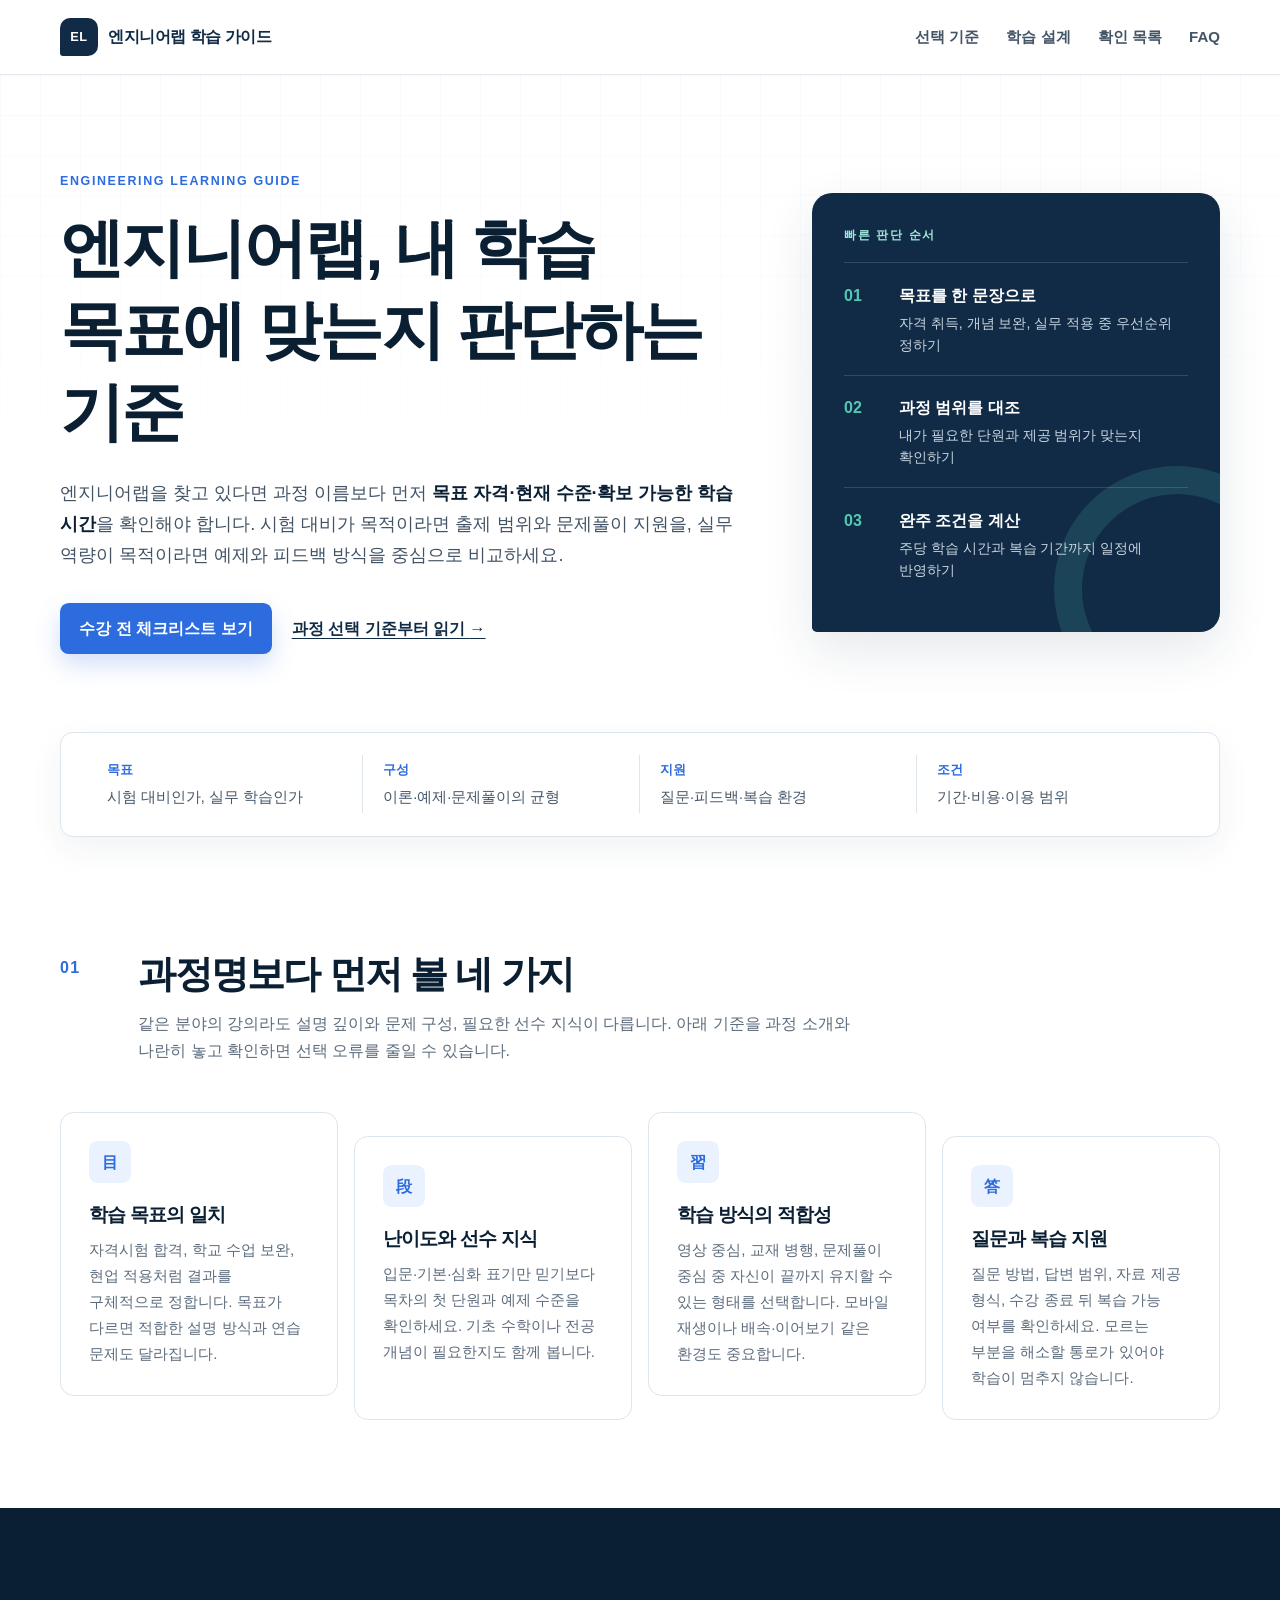
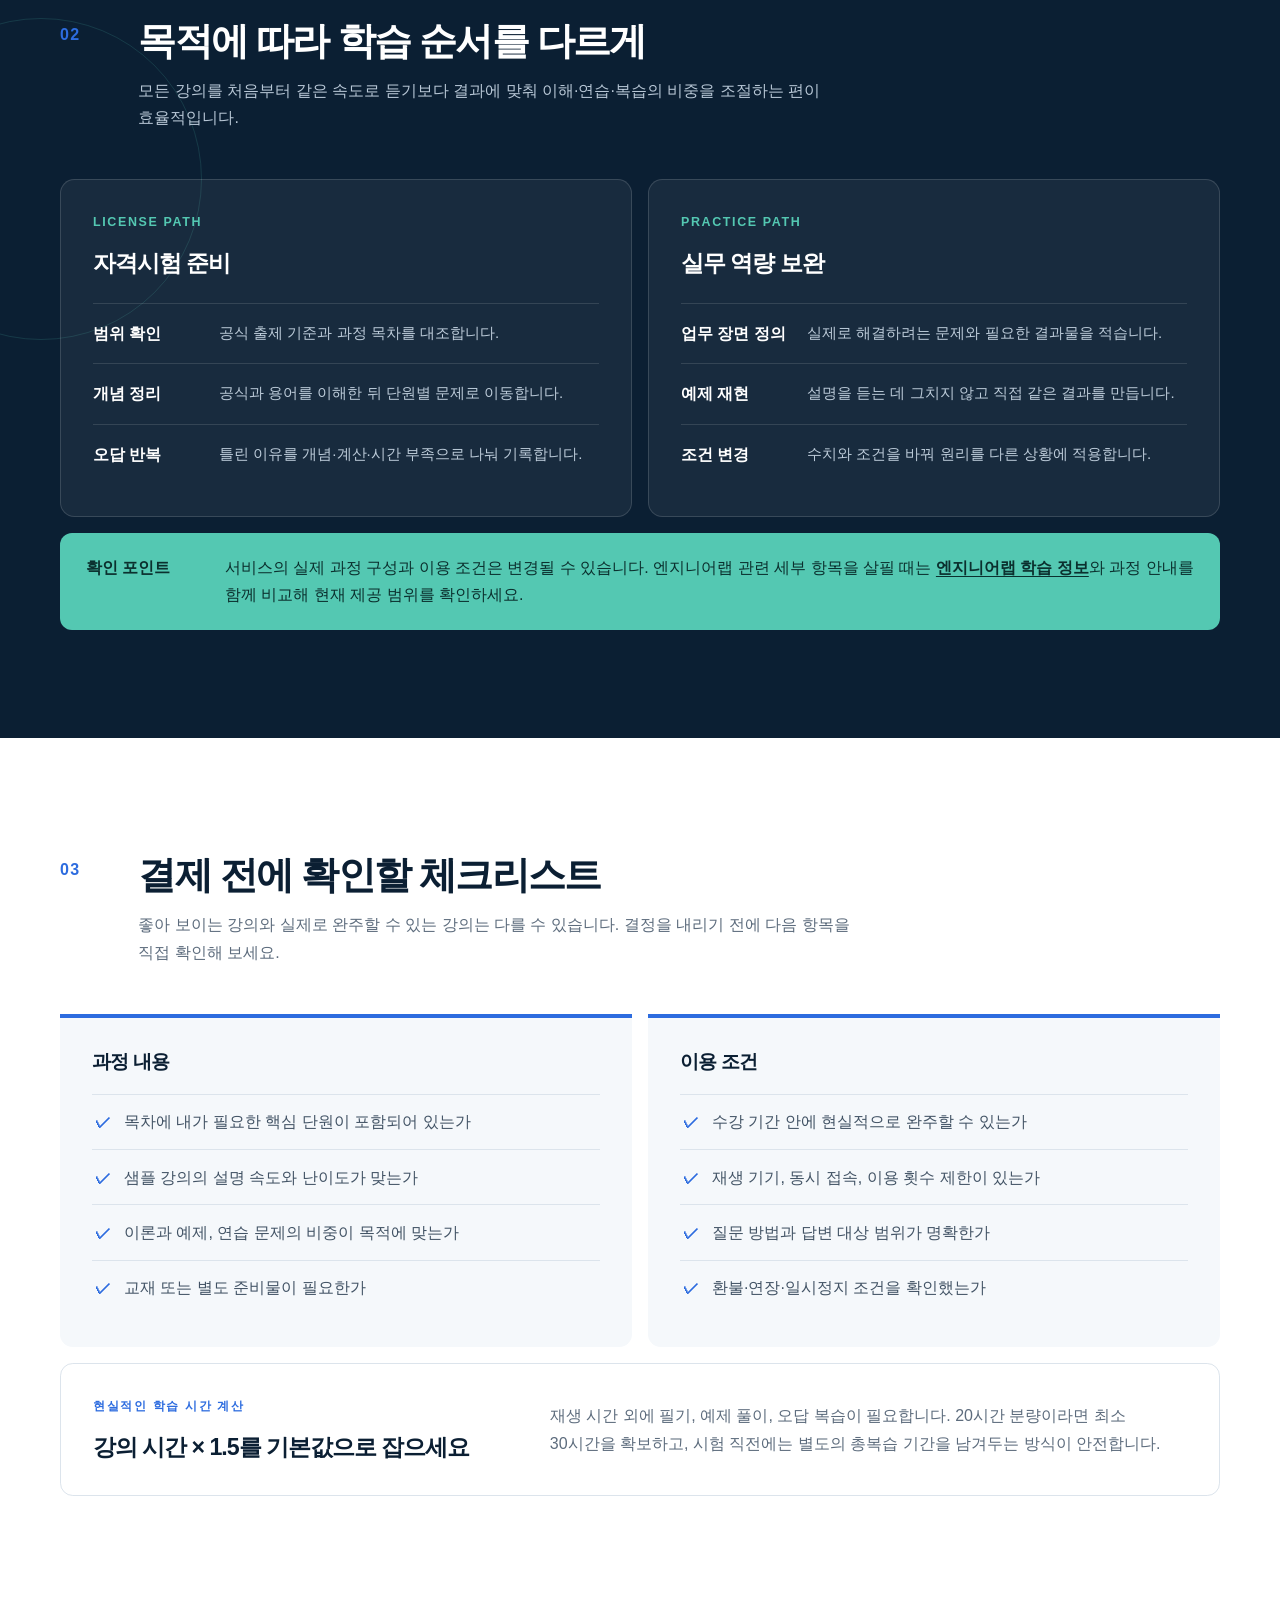
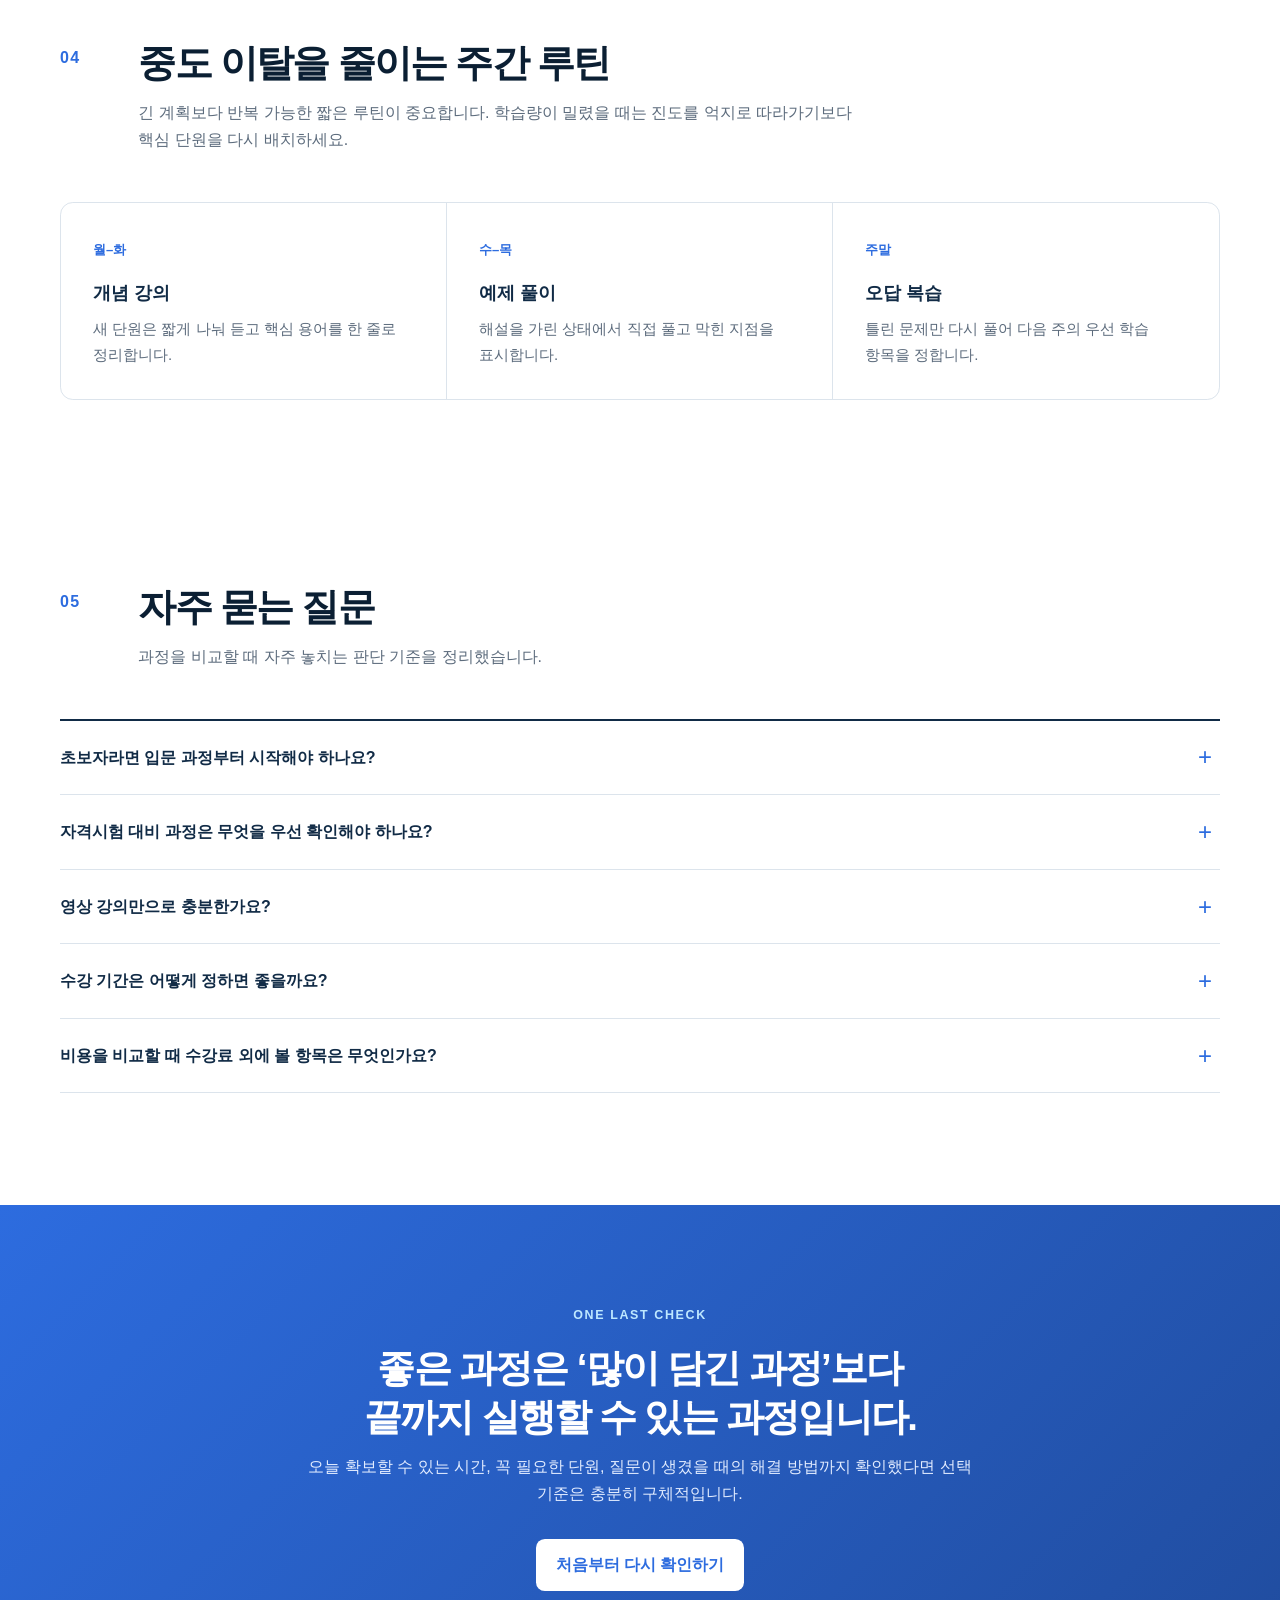
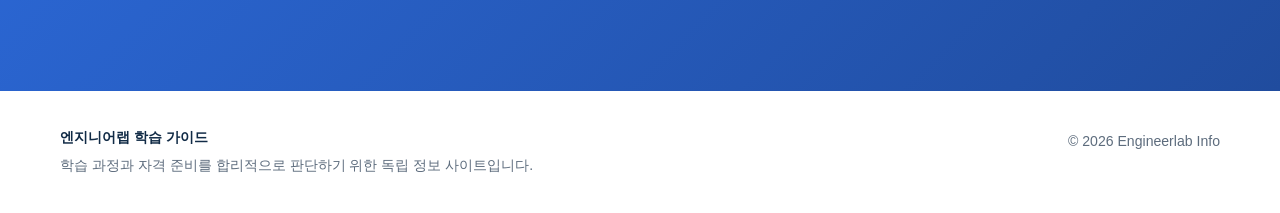
<file: index.html>
<!doctype html>
<html lang="ko">
<head>
  <meta charset="utf-8">
  <meta name="viewport" content="width=device-width, initial-scale=1">
  <title>엔지니어랩 학습 가이드 | 과정 선택과 자격 준비 체크리스트</title>
  <meta name="description" content="엔지니어랩 관련 학습 과정과 자격 준비 정보를 찾는 분을 위한 안내서입니다. 과정 선택 기준, 학습 방식 비교, 수강 전 확인사항과 FAQ를 정리했습니다.">
  <meta name="robots" content="index, follow, max-image-preview:large">
  <link rel="canonical" href="https://engineerlab-info.github.io/">
  <link rel="icon" type="image/svg+xml" href="favicon.svg">
  <meta property="og:type" content="website">
  <meta property="og:locale" content="ko_KR">
  <meta property="og:site_name" content="엔지니어랩 학습 가이드">
  <meta property="og:title" content="엔지니어랩 학습 가이드 | 과정 선택과 자격 준비 체크리스트">
  <meta property="og:description" content="목표에 맞는 과정 선택부터 학습 계획, 수강 전 확인사항까지 한눈에 정리했습니다.">
  <meta property="og:url" content="https://engineerlab-info.github.io/">
  <meta name="twitter:card" content="summary">
  <meta name="twitter:title" content="엔지니어랩 학습 가이드">
  <meta name="twitter:description" content="엔지니어링 학습과 자격 준비를 위한 실용적인 선택 기준을 확인하세요.">
  <link rel="stylesheet" href="style.css">
  <script type="application/ld+json">
  {
    "@context": "https://schema.org",
    "@type": "WebSite",
    "name": "엔지니어랩 학습 가이드",
    "url": "https://engineerlab-info.github.io/",
    "inLanguage": "ko-KR",
    "description": "엔지니어링 학습 과정과 자격 준비를 검토하는 사용자를 위한 정보형 가이드"
  }
  </script>
</head>
<body>
  <a class="skip-link" href="#main">본문으로 바로가기</a>

  <header class="site-header">
    <div class="header-inner">
      <a class="brand" href="#top" aria-label="엔지니어랩 학습 가이드 홈">
        <span class="brand-mark" aria-hidden="true">EL</span>
        <span>엔지니어랩 학습 가이드</span>
      </a>
      <nav aria-label="주요 메뉴">
        <a href="#criteria">선택 기준</a>
        <a href="#plan">학습 설계</a>
        <a href="#checklist">확인 목록</a>
        <a href="#faq">FAQ</a>
      </nav>
    </div>
  </header>

  <main id="main">
    <section class="hero" id="top">
      <div class="hero-copy">
        <p class="eyebrow">ENGINEERING LEARNING GUIDE</p>
        <h1>엔지니어랩, 내 학습 목표에 맞는지 판단하는 기준</h1>
        <p class="hero-lead">엔지니어랩을 찾고 있다면 과정 이름보다 먼저 <strong>목표 자격·현재 수준·확보 가능한 학습 시간</strong>을 확인해야 합니다. 시험 대비가 목적이라면 출제 범위와 문제풀이 지원을, 실무 역량이 목적이라면 예제와 피드백 방식을 중심으로 비교하세요.</p>
        <div class="hero-actions">
          <a class="primary-button" href="#checklist">수강 전 체크리스트 보기</a>
          <a class="text-link" href="#criteria">과정 선택 기준부터 읽기 <span aria-hidden="true">→</span></a>
        </div>
      </div>
      <aside class="decision-card" aria-label="빠른 판단 순서">
        <p class="card-label">빠른 판단 순서</p>
        <ol>
          <li><span>01</span><div><strong>목표를 한 문장으로</strong><small>자격 취득, 개념 보완, 실무 적용 중 우선순위 정하기</small></div></li>
          <li><span>02</span><div><strong>과정 범위를 대조</strong><small>내가 필요한 단원과 제공 범위가 맞는지 확인하기</small></div></li>
          <li><span>03</span><div><strong>완주 조건을 계산</strong><small>주당 학습 시간과 복습 기간까지 일정에 반영하기</small></div></li>
        </ol>
      </aside>
    </section>

    <section class="summary-strip" aria-label="핵심 선택 기준">
      <div><strong>목표</strong><span>시험 대비인가, 실무 학습인가</span></div>
      <div><strong>구성</strong><span>이론·예제·문제풀이의 균형</span></div>
      <div><strong>지원</strong><span>질문·피드백·복습 환경</span></div>
      <div><strong>조건</strong><span>기간·비용·이용 범위</span></div>
    </section>

    <section class="section" id="criteria">
      <div class="section-heading">
        <p class="section-number">01</p>
        <div>
          <h2>과정명보다 먼저 볼 네 가지</h2>
          <p>같은 분야의 강의라도 설명 깊이와 문제 구성, 필요한 선수 지식이 다릅니다. 아래 기준을 과정 소개와 나란히 놓고 확인하면 선택 오류를 줄일 수 있습니다.</p>
        </div>
      </div>

      <div class="criteria-grid">
        <article>
          <span class="icon-box" aria-hidden="true">目</span>
          <h3>학습 목표의 일치</h3>
          <p>자격시험 합격, 학교 수업 보완, 현업 적용처럼 결과를 구체적으로 정합니다. 목표가 다르면 적합한 설명 방식과 연습 문제도 달라집니다.</p>
        </article>
        <article>
          <span class="icon-box" aria-hidden="true">段</span>
          <h3>난이도와 선수 지식</h3>
          <p>입문·기본·심화 표기만 믿기보다 목차의 첫 단원과 예제 수준을 확인하세요. 기초 수학이나 전공 개념이 필요한지도 함께 봅니다.</p>
        </article>
        <article>
          <span class="icon-box" aria-hidden="true">習</span>
          <h3>학습 방식의 적합성</h3>
          <p>영상 중심, 교재 병행, 문제풀이 중심 중 자신이 끝까지 유지할 수 있는 형태를 선택합니다. 모바일 재생이나 배속·이어보기 같은 환경도 중요합니다.</p>
        </article>
        <article>
          <span class="icon-box" aria-hidden="true">答</span>
          <h3>질문과 복습 지원</h3>
          <p>질문 방법, 답변 범위, 자료 제공 형식, 수강 종료 뒤 복습 가능 여부를 확인하세요. 모르는 부분을 해소할 통로가 있어야 학습이 멈추지 않습니다.</p>
        </article>
      </div>
    </section>

    <section class="section contrast-section" id="plan">
      <div class="section-heading light">
        <p class="section-number">02</p>
        <div>
          <h2>목적에 따라 학습 순서를 다르게</h2>
          <p>모든 강의를 처음부터 같은 속도로 듣기보다 결과에 맞춰 이해·연습·복습의 비중을 조절하는 편이 효율적입니다.</p>
        </div>
      </div>

      <div class="path-grid">
        <article>
          <p class="path-kicker">LICENSE PATH</p>
          <h3>자격시험 준비</h3>
          <ul>
            <li><strong>범위 확인</strong><span>공식 출제 기준과 과정 목차를 대조합니다.</span></li>
            <li><strong>개념 정리</strong><span>공식과 용어를 이해한 뒤 단원별 문제로 이동합니다.</span></li>
            <li><strong>오답 반복</strong><span>틀린 이유를 개념·계산·시간 부족으로 나눠 기록합니다.</span></li>
          </ul>
        </article>
        <article>
          <p class="path-kicker">PRACTICE PATH</p>
          <h3>실무 역량 보완</h3>
          <ul>
            <li><strong>업무 장면 정의</strong><span>실제로 해결하려는 문제와 필요한 결과물을 적습니다.</span></li>
            <li><strong>예제 재현</strong><span>설명을 듣는 데 그치지 않고 직접 같은 결과를 만듭니다.</span></li>
            <li><strong>조건 변경</strong><span>수치와 조건을 바꿔 원리를 다른 상황에 적용합니다.</span></li>
          </ul>
        </article>
      </div>

      <div class="note-panel">
        <strong>확인 포인트</strong>
        <p>서비스의 실제 과정 구성과 이용 조건은 변경될 수 있습니다. 엔지니어랩 관련 세부 항목을 살필 때는 <a href="https://engineerlab-guide.netlify.app">엔지니어랩 학습 정보</a>와 과정 안내를 함께 비교해 현재 제공 범위를 확인하세요.</p>
      </div>
    </section>

    <section class="section" id="checklist">
      <div class="section-heading">
        <p class="section-number">03</p>
        <div>
          <h2>결제 전에 확인할 체크리스트</h2>
          <p>좋아 보이는 강의와 실제로 완주할 수 있는 강의는 다를 수 있습니다. 결정을 내리기 전에 다음 항목을 직접 확인해 보세요.</p>
        </div>
      </div>

      <div class="checklist-layout">
        <div class="checklist">
          <h3>과정 내용</h3>
          <ul>
            <li>목차에 내가 필요한 핵심 단원이 포함되어 있는가</li>
            <li>샘플 강의의 설명 속도와 난이도가 맞는가</li>
            <li>이론과 예제, 연습 문제의 비중이 목적에 맞는가</li>
            <li>교재 또는 별도 준비물이 필요한가</li>
          </ul>
        </div>
        <div class="checklist">
          <h3>이용 조건</h3>
          <ul>
            <li>수강 기간 안에 현실적으로 완주할 수 있는가</li>
            <li>재생 기기, 동시 접속, 이용 횟수 제한이 있는가</li>
            <li>질문 방법과 답변 대상 범위가 명확한가</li>
            <li>환불·연장·일시정지 조건을 확인했는가</li>
          </ul>
        </div>
      </div>

      <div class="time-box">
        <div>
          <p class="card-label">현실적인 학습 시간 계산</p>
          <h3>강의 시간 × 1.5를 기본값으로 잡으세요</h3>
        </div>
        <p>재생 시간 외에 필기, 예제 풀이, 오답 복습이 필요합니다. 20시간 분량이라면 최소 30시간을 확보하고, 시험 직전에는 별도의 총복습 기간을 남겨두는 방식이 안전합니다.</p>
      </div>
    </section>

    <section class="section compact-section" id="routine">
      <div class="section-heading">
        <p class="section-number">04</p>
        <div>
          <h2>중도 이탈을 줄이는 주간 루틴</h2>
          <p>긴 계획보다 반복 가능한 짧은 루틴이 중요합니다. 학습량이 밀렸을 때는 진도를 억지로 따라가기보다 핵심 단원을 다시 배치하세요.</p>
        </div>
      </div>
      <div class="routine-row">
        <div><span>월–화</span><strong>개념 강의</strong><p>새 단원은 짧게 나눠 듣고 핵심 용어를 한 줄로 정리합니다.</p></div>
        <div><span>수–목</span><strong>예제 풀이</strong><p>해설을 가린 상태에서 직접 풀고 막힌 지점을 표시합니다.</p></div>
        <div><span>주말</span><strong>오답 복습</strong><p>틀린 문제만 다시 풀어 다음 주의 우선 학습 항목을 정합니다.</p></div>
      </div>
    </section>

    <section class="section faq-section" id="faq">
      <div class="section-heading">
        <p class="section-number">05</p>
        <div>
          <h2>자주 묻는 질문</h2>
          <p>과정을 비교할 때 자주 놓치는 판단 기준을 정리했습니다.</p>
        </div>
      </div>
      <div class="faq-list">
        <details>
          <summary>초보자라면 입문 과정부터 시작해야 하나요?</summary>
          <p>전공 용어와 기초 계산이 낯설다면 입문 과정이 안전합니다. 다만 이미 아는 내용이 많다면 목차와 샘플 강의를 확인한 뒤 필요한 단원만 복습하고 기본 과정으로 이동할 수 있습니다.</p>
        </details>
        <details>
          <summary>자격시험 대비 과정은 무엇을 우선 확인해야 하나요?</summary>
          <p>현재 시행되는 공식 출제 기준과 과정 목차가 맞는지 먼저 확인하세요. 이후 문제풀이 분량, 해설의 깊이, 모의 연습 제공 여부를 비교하는 순서가 좋습니다.</p>
        </details>
        <details>
          <summary>영상 강의만으로 충분한가요?</summary>
          <p>개념을 이해하는 데는 도움이 되지만, 계산이나 설계처럼 직접 수행해야 하는 분야는 별도의 문제풀이와 반복 연습이 필요합니다. 강의 시청과 실습 시간을 분리해 계획하세요.</p>
        </details>
        <details>
          <summary>수강 기간은 어떻게 정하면 좋을까요?</summary>
          <p>전체 학습 시간을 주당 확보 가능한 시간으로 나눈 뒤 1~2주의 여유를 더하세요. 시험 일정이 있다면 마지막 주는 새 진도보다 오답과 요약 복습에 배정하는 편이 좋습니다.</p>
        </details>
        <details>
          <summary>비용을 비교할 때 수강료 외에 볼 항목은 무엇인가요?</summary>
          <p>교재비, 실습 도구, 이용 기간, 연장 비용, 질문 지원, 환불 조건을 함께 살펴야 합니다. 가격보다 목표 달성에 필요한 항목이 포함되어 있는지를 기준으로 비교하세요.</p>
        </details>
      </div>
    </section>

    <section class="closing-section">
      <p class="eyebrow">ONE LAST CHECK</p>
      <h2>좋은 과정은 ‘많이 담긴 과정’보다<br>끝까지 실행할 수 있는 과정입니다.</h2>
      <p>오늘 확보할 수 있는 시간, 꼭 필요한 단원, 질문이 생겼을 때의 해결 방법까지 확인했다면 선택 기준은 충분히 구체적입니다.</p>
      <a class="primary-button inverse" href="#top">처음부터 다시 확인하기</a>
    </section>
  </main>

  <footer>
    <div>
      <strong>엔지니어랩 학습 가이드</strong>
      <p>학습 과정과 자격 준비를 합리적으로 판단하기 위한 독립 정보 사이트입니다.</p>
    </div>
    <p>© 2026 Engineerlab Info</p>
  </footer>
</body>
</html>
</file>
<file: style.css>
:root {
  --navy: #112b46;
  --navy-deep: #0b1f33;
  --blue: #2d6cdf;
  --blue-soft: #eaf2ff;
  --mint: #54c8b2;
  --ink: #172535;
  --muted: #5d6c7d;
  --line: #dce4ec;
  --surface: #f5f8fb;
  --white: #ffffff;
  --shadow: 0 18px 50px rgba(17, 43, 70, 0.11);
}

* { box-sizing: border-box; }
html { scroll-behavior: smooth; }
body {
  margin: 0;
  color: var(--ink);
  background: var(--white);
  font-family: "Pretendard", "Noto Sans KR", "Apple SD Gothic Neo", "Malgun Gothic", sans-serif;
  font-size: 16px;
  line-height: 1.7;
  word-break: keep-all;
}
a { color: inherit; }
.skip-link {
  position: fixed;
  top: -100px;
  left: 1rem;
  z-index: 100;
  padding: .7rem 1rem;
  color: #fff;
  background: var(--navy-deep);
  border-radius: .4rem;
}
.skip-link:focus { top: 1rem; }

.site-header {
  position: sticky;
  top: 0;
  z-index: 20;
  border-bottom: 1px solid rgba(220, 228, 236, .85);
  background: rgba(255, 255, 255, .94);
  backdrop-filter: blur(12px);
}
.header-inner {
  width: min(1160px, calc(100% - 40px));
  min-height: 74px;
  margin: auto;
  display: flex;
  align-items: center;
  justify-content: space-between;
  gap: 2rem;
}
.brand {
  display: inline-flex;
  align-items: center;
  gap: .65rem;
  color: var(--navy);
  font-weight: 800;
  text-decoration: none;
  letter-spacing: -.03em;
}
.brand-mark {
  display: grid;
  place-items: center;
  width: 38px;
  height: 38px;
  color: #fff;
  background: var(--navy);
  border-radius: 10px 10px 10px 3px;
  font-size: .8rem;
  letter-spacing: .04em;
}
nav { display: flex; gap: 1.7rem; }
nav a {
  color: #435467;
  font-size: .94rem;
  font-weight: 700;
  text-decoration: none;
}
nav a:hover, nav a:focus-visible { color: var(--blue); }

.hero {
  width: min(1160px, calc(100% - 40px));
  margin: 0 auto;
  padding: 96px 0 78px;
  display: grid;
  grid-template-columns: minmax(0, 1.25fr) minmax(340px, .75fr);
  gap: 72px;
  align-items: center;
}
.hero::before {
  content: "";
  position: absolute;
  inset: 75px 0 auto;
  height: 560px;
  z-index: -1;
  background:
    linear-gradient(90deg, rgba(45,108,223,.035) 1px, transparent 1px),
    linear-gradient(rgba(45,108,223,.035) 1px, transparent 1px);
  background-size: 40px 40px;
  mask-image: linear-gradient(to bottom, #000, transparent 85%);
}
.eyebrow, .path-kicker, .card-label {
  margin: 0 0 1rem;
  color: var(--blue);
  font-size: .78rem;
  font-weight: 900;
  letter-spacing: .13em;
}
h1, h2, h3 { margin-top: 0; color: var(--navy-deep); line-height: 1.28; letter-spacing: -.045em; }
h1 { margin-bottom: 1.5rem; font-size: clamp(2.35rem, 5vw, 4.35rem); }
h2 { margin-bottom: .75rem; font-size: clamp(1.8rem, 3vw, 2.65rem); }
h3 { margin-bottom: .65rem; font-size: 1.2rem; }
p { margin-top: 0; }
.hero-lead { max-width: 720px; margin-bottom: 2rem; color: #425365; font-size: 1.14rem; }
.hero-lead strong { color: var(--navy-deep); }
.hero-actions { display: flex; align-items: center; flex-wrap: wrap; gap: 1.25rem; }
.primary-button {
  display: inline-flex;
  align-items: center;
  justify-content: center;
  min-height: 50px;
  padding: .75rem 1.2rem;
  color: #fff;
  background: var(--blue);
  border-radius: .55rem;
  box-shadow: 0 10px 24px rgba(45,108,223,.22);
  font-weight: 800;
  text-decoration: none;
}
.primary-button:hover, .primary-button:focus-visible { background: #235abf; }
.text-link { color: var(--navy); font-weight: 800; text-underline-offset: 4px; }

.decision-card {
  position: relative;
  padding: 2rem;
  color: #fff;
  background: var(--navy);
  border-radius: 1.25rem 1.25rem 1.25rem .3rem;
  box-shadow: var(--shadow);
  overflow: hidden;
}
.decision-card::after {
  content: "";
  position: absolute;
  right: -80px;
  bottom: -80px;
  width: 190px;
  height: 190px;
  border: 28px solid rgba(84,200,178,.16);
  border-radius: 50%;
}
.decision-card .card-label { color: #9ee7da; }
.decision-card ol { position: relative; z-index: 1; margin: 0; padding: 0; list-style: none; }
.decision-card li { display: grid; grid-template-columns: 42px 1fr; gap: .8rem; padding: 1.15rem 0; border-top: 1px solid rgba(255,255,255,.14); }
.decision-card li > span { color: var(--mint); font-weight: 900; }
.decision-card strong { display: block; margin-bottom: .25rem; }
.decision-card small { display: block; color: #c8d4df; font-size: .88rem; line-height: 1.55; }

.summary-strip {
  width: min(1160px, calc(100% - 40px));
  margin: 0 auto;
  padding: 1.4rem 1.6rem;
  display: grid;
  grid-template-columns: repeat(4, 1fr);
  border: 1px solid var(--line);
  border-radius: .8rem;
  background: #fff;
  box-shadow: 0 12px 35px rgba(17,43,70,.06);
}
.summary-strip div { padding: .25rem 1.25rem; border-right: 1px solid var(--line); }
.summary-strip div:last-child { border: 0; }
.summary-strip strong { display: block; color: var(--blue); font-size: .82rem; }
.summary-strip span { display: block; margin-top: .18rem; color: #46576a; font-size: .91rem; }

.section { width: min(1160px, calc(100% - 40px)); margin: 0 auto; padding: 112px 0; }
.compact-section { padding-top: 30px; }
.section-heading { display: grid; grid-template-columns: 56px minmax(0, 720px); gap: 1.4rem; margin-bottom: 3rem; }
.section-heading p:last-child { margin: 0; color: var(--muted); }
.section-number { margin: .35rem 0 0; color: var(--blue); font-weight: 900; letter-spacing: .08em; }
.criteria-grid { display: grid; grid-template-columns: repeat(4, 1fr); gap: 1rem; }
.criteria-grid article { padding: 1.75rem; border: 1px solid var(--line); border-radius: .85rem; background: #fff; }
.criteria-grid article:nth-child(even) { transform: translateY(24px); }
.criteria-grid p { margin: 0; color: var(--muted); font-size: .95rem; }
.icon-box { display: grid; place-items: center; width: 42px; height: 42px; margin-bottom: 1.2rem; color: var(--blue); background: var(--blue-soft); border-radius: .55rem; font-weight: 900; }

.contrast-section { position: relative; width: 100%; max-width: none; padding: 108px max(20px, calc((100% - 1160px)/2)); color: #dbe5ef; background: var(--navy-deep); overflow: hidden; }
.contrast-section::before { content: ""; position: absolute; left: -120px; top: 110px; width: 320px; height: 320px; border: 1px solid rgba(84,200,178,.16); border-radius: 50%; }
.section-heading.light { position: relative; }
.section-heading.light h2 { color: #fff; }
.section-heading.light p:last-child { color: #b8c7d6; }
.path-grid { position: relative; display: grid; grid-template-columns: 1fr 1fr; gap: 1rem; }
.path-grid article { padding: 2rem; border: 1px solid rgba(255,255,255,.14); border-radius: .9rem; background: rgba(255,255,255,.055); }
.path-grid h3 { color: #fff; font-size: 1.45rem; }
.path-kicker { color: var(--mint); }
.path-grid ul { margin: 1.5rem 0 0; padding: 0; list-style: none; }
.path-grid li { display: grid; grid-template-columns: 110px 1fr; gap: 1rem; padding: 1rem 0; border-top: 1px solid rgba(255,255,255,.12); }
.path-grid strong { color: #fff; }
.path-grid span { color: #bccbd9; font-size: .94rem; }
.note-panel { position: relative; margin-top: 1rem; padding: 1.35rem 1.6rem; display: grid; grid-template-columns: 120px 1fr; gap: 1.2rem; background: var(--mint); border-radius: .75rem; color: #0b302e; }
.note-panel p { margin: 0; }
.note-panel a { font-weight: 900; text-underline-offset: 3px; }

.checklist-layout { display: grid; grid-template-columns: 1fr 1fr; gap: 1rem; }
.checklist { padding: 2rem; background: var(--surface); border-top: 4px solid var(--blue); border-radius: 0 0 .8rem .8rem; }
.checklist ul { margin: 1.2rem 0 0; padding: 0; list-style: none; }
.checklist li { position: relative; padding: .85rem .25rem .85rem 2rem; border-top: 1px solid var(--line); color: #425365; }
.checklist li::before { content: "✓"; position: absolute; left: .2rem; color: var(--blue); font-weight: 900; }
.time-box { margin-top: 1rem; padding: 2rem; display: grid; grid-template-columns: minmax(280px, .8fr) 1.2fr; gap: 2rem; align-items: center; border: 1px solid var(--line); border-radius: .8rem; }
.time-box h3 { margin: 0; font-size: 1.45rem; }
.time-box p:last-child { margin: 0; color: var(--muted); }

.routine-row { display: grid; grid-template-columns: repeat(3, 1fr); gap: 0; border: 1px solid var(--line); border-radius: .8rem; overflow: hidden; }
.routine-row div { padding: 2rem; border-right: 1px solid var(--line); }
.routine-row div:last-child { border: 0; }
.routine-row span { display: inline-block; margin-bottom: 1rem; color: var(--blue); font-size: .82rem; font-weight: 900; }
.routine-row strong { display: block; margin-bottom: .5rem; color: var(--navy); font-size: 1.15rem; }
.routine-row p { margin: 0; color: var(--muted); font-size: .94rem; }

.faq-section { padding-top: 70px; }
.faq-list { border-top: 2px solid var(--navy); }
.faq-list details { border-bottom: 1px solid var(--line); }
.faq-list summary { position: relative; padding: 1.45rem 3rem 1.45rem 0; cursor: pointer; color: var(--navy); font-weight: 800; list-style: none; }
.faq-list summary::-webkit-details-marker { display: none; }
.faq-list summary::after { content: "+"; position: absolute; right: .5rem; top: 50%; transform: translateY(-50%); color: var(--blue); font-size: 1.5rem; font-weight: 400; }
.faq-list details[open] summary::after { content: "−"; }
.faq-list details p { max-width: 880px; padding: 0 3rem 1.5rem 0; margin: 0; color: var(--muted); }

.closing-section { padding: 100px 20px; text-align: center; color: #fff; background: linear-gradient(135deg, var(--blue), #204c9e); }
.closing-section .eyebrow { color: #bee8ff; }
.closing-section h2 { color: #fff; }
.closing-section > p:not(.eyebrow) { max-width: 680px; margin: 0 auto 2rem; color: #e2ecff; }
.primary-button.inverse { color: var(--blue); background: #fff; box-shadow: none; }

footer { width: min(1160px, calc(100% - 40px)); margin: 0 auto; padding: 2.2rem 0; display: flex; justify-content: space-between; gap: 2rem; color: var(--muted); font-size: .88rem; }
footer strong { color: var(--navy); }
footer p { margin: .25rem 0 0; }

.error-page {
  min-height: 100vh;
  padding: 3rem 20px;
  display: grid;
  place-content: center;
  justify-items: center;
  text-align: center;
  background:
    linear-gradient(90deg, rgba(45,108,223,.04) 1px, transparent 1px),
    linear-gradient(rgba(45,108,223,.04) 1px, transparent 1px),
    var(--surface);
  background-size: 40px 40px;
}
.error-code { color: var(--blue); font-size: clamp(5rem, 16vw, 10rem); font-weight: 900; line-height: 1; letter-spacing: -.08em; }
.error-page h1 { margin: 1.25rem 0 .75rem; font-size: clamp(1.7rem, 4vw, 2.5rem); }
.error-page p { margin-bottom: 1.75rem; color: var(--muted); }

@media (max-width: 900px) {
  .hero { grid-template-columns: 1fr; gap: 40px; padding-top: 72px; }
  .decision-card { max-width: 660px; }
  .summary-strip { grid-template-columns: 1fr 1fr; }
  .summary-strip div:nth-child(2) { border-right: 0; }
  .summary-strip div:nth-child(-n+2) { border-bottom: 1px solid var(--line); padding-bottom: 1rem; }
  .summary-strip div:nth-child(n+3) { padding-top: 1rem; }
  .criteria-grid { grid-template-columns: 1fr 1fr; }
  .criteria-grid article:nth-child(even) { transform: none; }
  .time-box { grid-template-columns: 1fr; gap: 1rem; }
}

@media (max-width: 680px) {
  body { word-break: normal; }
  .header-inner { width: min(100% - 28px, 1160px); min-height: 64px; }
  .brand span:last-child { font-size: .9rem; }
  nav { display: none; }
  .hero, .section, .summary-strip, footer { width: min(100% - 32px, 1160px); }
  .hero { padding: 60px 0 54px; }
  .hero::before { top: 65px; height: 450px; }
  h1 { font-size: 2.35rem; }
  .hero-lead { font-size: 1.03rem; }
  .hero-actions { align-items: flex-start; flex-direction: column; }
  .decision-card { padding: 1.5rem; }
  .summary-strip { grid-template-columns: 1fr; padding: 1rem 1.2rem; }
  .summary-strip div { padding: .8rem 0 !important; border-right: 0; border-bottom: 1px solid var(--line); }
  .summary-strip div:last-child { border-bottom: 0; }
  .section { padding-top: 82px; padding-bottom: 82px; }
  .compact-section { padding-top: 10px; }
  .section-heading { grid-template-columns: 1fr; gap: .4rem; margin-bottom: 2rem; }
  .section-number { margin-top: 0; }
  .criteria-grid, .path-grid, .checklist-layout, .routine-row { grid-template-columns: 1fr; }
  .contrast-section { width: 100%; padding-left: 16px; padding-right: 16px; }
  .path-grid li { grid-template-columns: 1fr; gap: .25rem; }
  .note-panel { grid-template-columns: 1fr; gap: .35rem; }
  .routine-row div { border-right: 0; border-bottom: 1px solid var(--line); }
  footer { flex-direction: column; gap: .75rem; }
}

@media (prefers-reduced-motion: reduce) {
  html { scroll-behavior: auto; }
}
</file>
